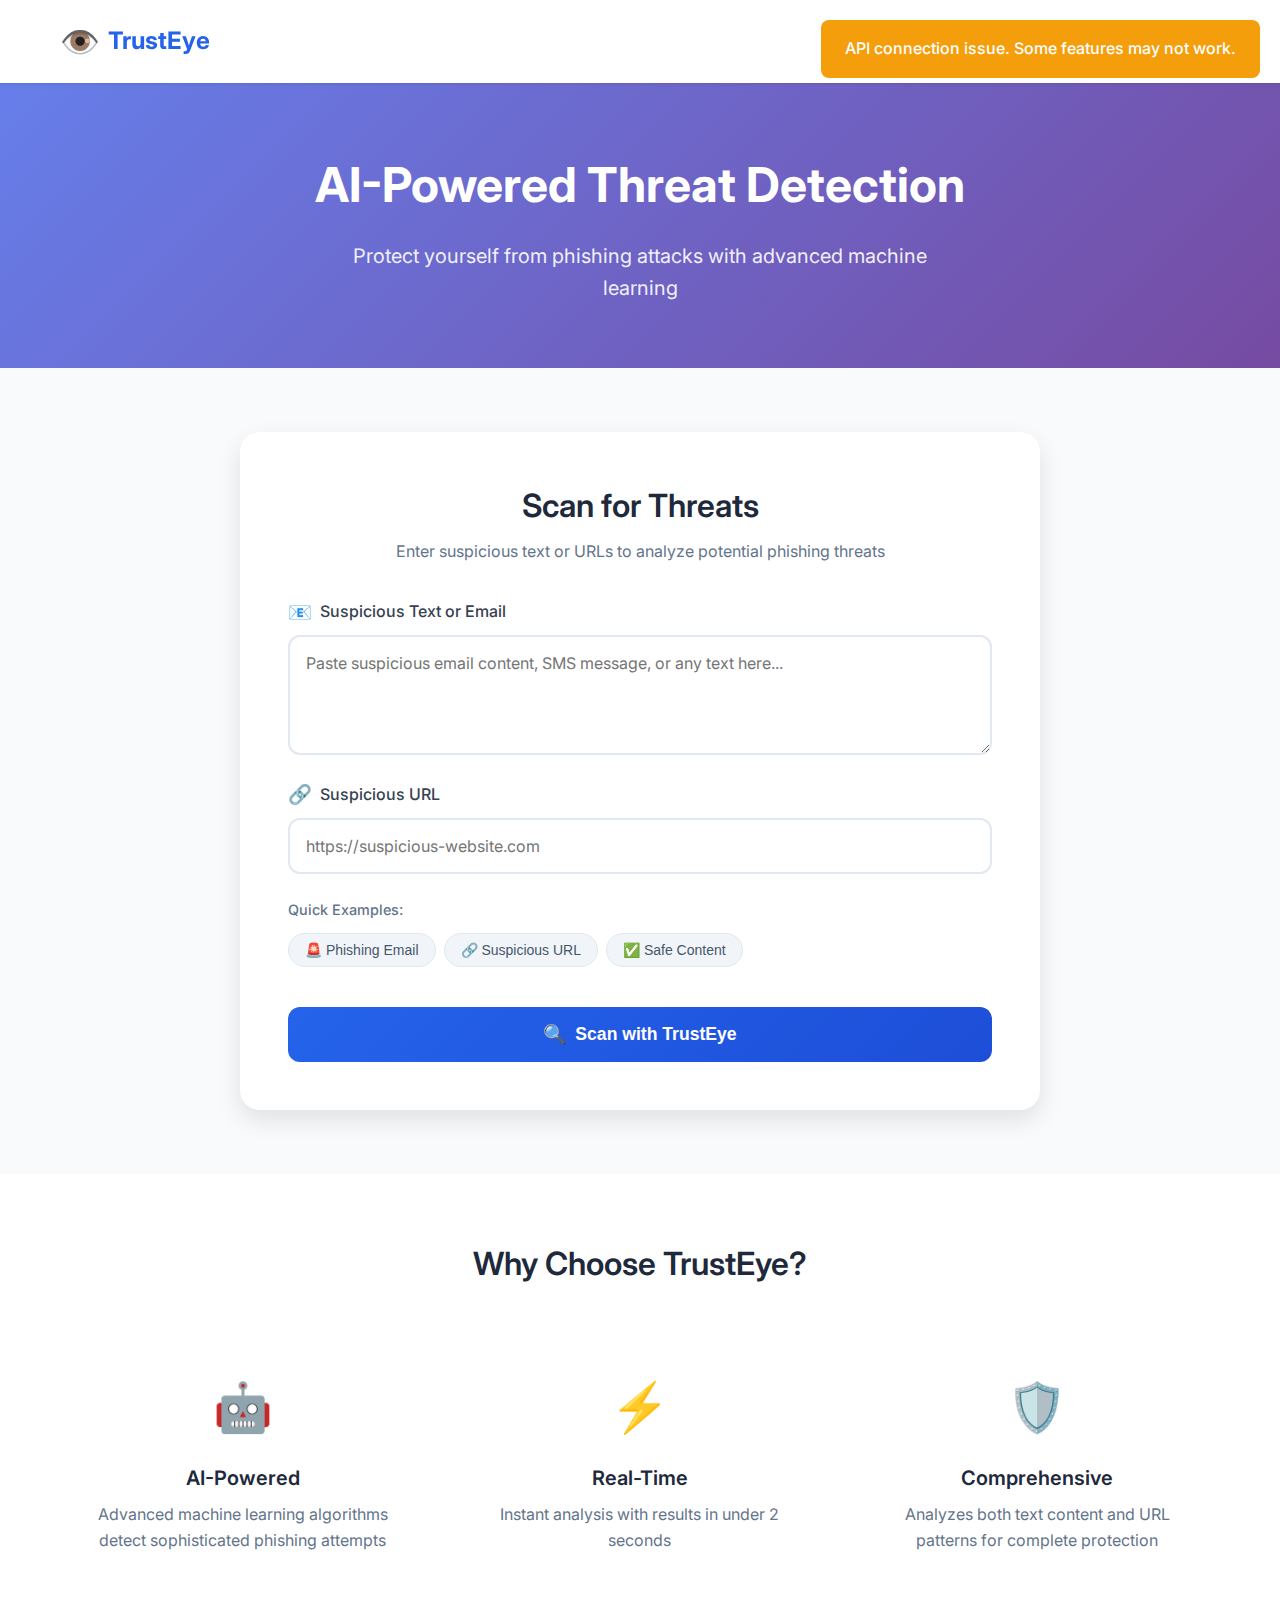
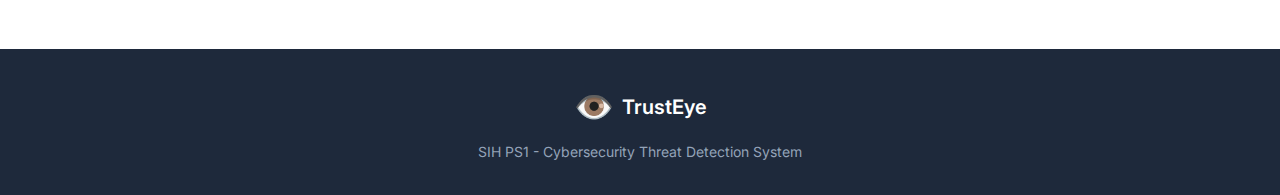
<file: frontend/index.html>
<!DOCTYPE html>
<html lang="en">
<head>
    <meta charset="UTF-8">
    <meta name="viewport" content="width=device-width, initial-scale=1.0">
    <title>TrustEye - AI Threat Detection</title>
    <link rel="stylesheet" href="styles.css">
    <link href="https://fonts.googleapis.com/css2?family=Inter:wght@300;400;500;600;700&display=swap" rel="stylesheet">
</head>
<body>
    <!-- Header -->
    <header class="header">
        <div class="container">
            <div class="logo">
                <span class="logo-icon">👁️</span>
                <span class="logo-text">TrustEye</span>
            </div>
            <nav class="nav">
                <a href="#scan" class="nav-link">Scan</a>
                <a href="#about" class="nav-link">About</a>
                <a href="#api" class="nav-link">API</a>
            </nav>
        </div>
    </header>

    <!-- Hero Section -->
    <section class="hero">
        <div class="container">
            <h1 class="hero-title">AI-Powered Threat Detection</h1>
            <p class="hero-subtitle">Protect yourself from phishing attacks with advanced machine learning</p>
        </div>
    </section>

    <!-- Main Scanner -->
    <section id="scan" class="scanner">
        <div class="container">
            <div class="scanner-card">
                <h2 class="scanner-title">Scan for Threats</h2>
                <p class="scanner-description">Enter suspicious text or URLs to analyze potential phishing threats</p>
                
                <form id="scanForm" class="scan-form">
                    <!-- Text Input -->
                    <div class="input-group">
                        <label for="textInput" class="input-label">
                            <span class="label-icon">📧</span>
                            Suspicious Text or Email
                        </label>
                        <textarea 
                            id="textInput" 
                            class="text-input" 
                            placeholder="Paste suspicious email content, SMS message, or any text here..."
                            rows="4"
                        ></textarea>
                    </div>

                    <!-- URL Input -->
                    <div class="input-group">
                        <label for="urlInput" class="input-label">
                            <span class="label-icon">🔗</span>
                            Suspicious URL
                        </label>
                        <input 
                            type="url" 
                            id="urlInput" 
                            class="url-input" 
                            placeholder="https://suspicious-website.com"
                        >
                    </div>

                    <!-- Quick Examples -->
                    <div class="examples">
                        <span class="examples-label">Quick Examples:</span>
                        <div class="example-buttons">
                            <button type="button" class="example-btn" onclick="loadExample('phishing')">
                                🚨 Phishing Email
                            </button>
                            <button type="button" class="example-btn" onclick="loadExample('suspicious-url')">
                                🔗 Suspicious URL
                            </button>
                            <button type="button" class="example-btn" onclick="loadExample('safe')">
                                ✅ Safe Content
                            </button>
                        </div>
                    </div>

                    <!-- Scan Button -->
                    <button type="submit" class="scan-btn" id="scanBtn">
                        <span class="btn-icon">🔍</span>
                        <span class="btn-text">Scan with TrustEye</span>
                    </button>
                </form>

                <!-- Results Section -->
                <div id="results" class="results hidden">
                    <div class="results-header">
                        <h3 id="resultsTitle" class="results-title"></h3>
                        <div id="riskBadge" class="risk-badge"></div>
                    </div>

                    <!-- Risk Score -->
                    <div class="risk-score">
                        <div class="score-circle">
                            <div id="scoreValue" class="score-value">0%</div>
                            <div class="score-label">Risk Score</div>
                        </div>
                        <div class="score-details">
                            <div class="score-item">
                                <span class="score-item-label">Risk Level:</span>
                                <span id="riskLevel" class="score-item-value">Low</span>
                            </div>
                            <div class="score-item">
                                <span class="score-item-label">Confidence:</span>
                                <span id="confidence" class="score-item-value">85%</span>
                            </div>
                            <div class="score-item">
                                <span class="score-item-label">Analysis Time:</span>
                                <span id="analysisTime" class="score-item-value">0.5s</span>
                            </div>
                        </div>
                    </div>

                    <!-- Threat Indicators -->
                    <div id="threatIndicators" class="threat-indicators">
                        <h4 class="indicators-title">Detected Threats</h4>
                        <div id="indicatorsList" class="indicators-list"></div>
                    </div>

                    <!-- Explanation -->
                    <div class="explanation">
                        <h4 class="explanation-title">Analysis Explanation</h4>
                        <p id="explanationText" class="explanation-text"></p>
                    </div>

                    <!-- Actions -->
                    <div class="actions">
                        <button class="action-btn secondary" onclick="clearResults()">
                            Clear Results
                        </button>
                        <button class="action-btn primary" onclick="scanAnother()">
                            Scan Another
                        </button>
                    </div>
                </div>
            </div>
        </div>
    </section>

    <!-- Features Section -->
    <section class="features">
        <div class="container">
            <h2 class="features-title">Why Choose TrustEye?</h2>
            <div class="features-grid">
                <div class="feature-card">
                    <div class="feature-icon">🤖</div>
                    <h3 class="feature-title">AI-Powered</h3>
                    <p class="feature-description">Advanced machine learning algorithms detect sophisticated phishing attempts</p>
                </div>
                <div class="feature-card">
                    <div class="feature-icon">⚡</div>
                    <h3 class="feature-title">Real-Time</h3>
                    <p class="feature-description">Instant analysis with results in under 2 seconds</p>
                </div>
                <div class="feature-card">
                    <div class="feature-icon">🛡️</div>
                    <h3 class="feature-title">Comprehensive</h3>
                    <p class="feature-description">Analyzes both text content and URL patterns for complete protection</p>
                </div>
            </div>
        </div>
    </section>

    <!-- Footer -->
    <footer class="footer">
        <div class="container">
            <div class="footer-content">
                <div class="footer-brand">
                    <span class="logo-icon">👁️</span>
                    <span class="logo-text">TrustEye</span>
                </div>
                <p class="footer-text">SIH PS1 - Cybersecurity Threat Detection System</p>
            </div>
        </div>
    </footer>

    <script src="script.js"></script>
</body>
</html>
</file>
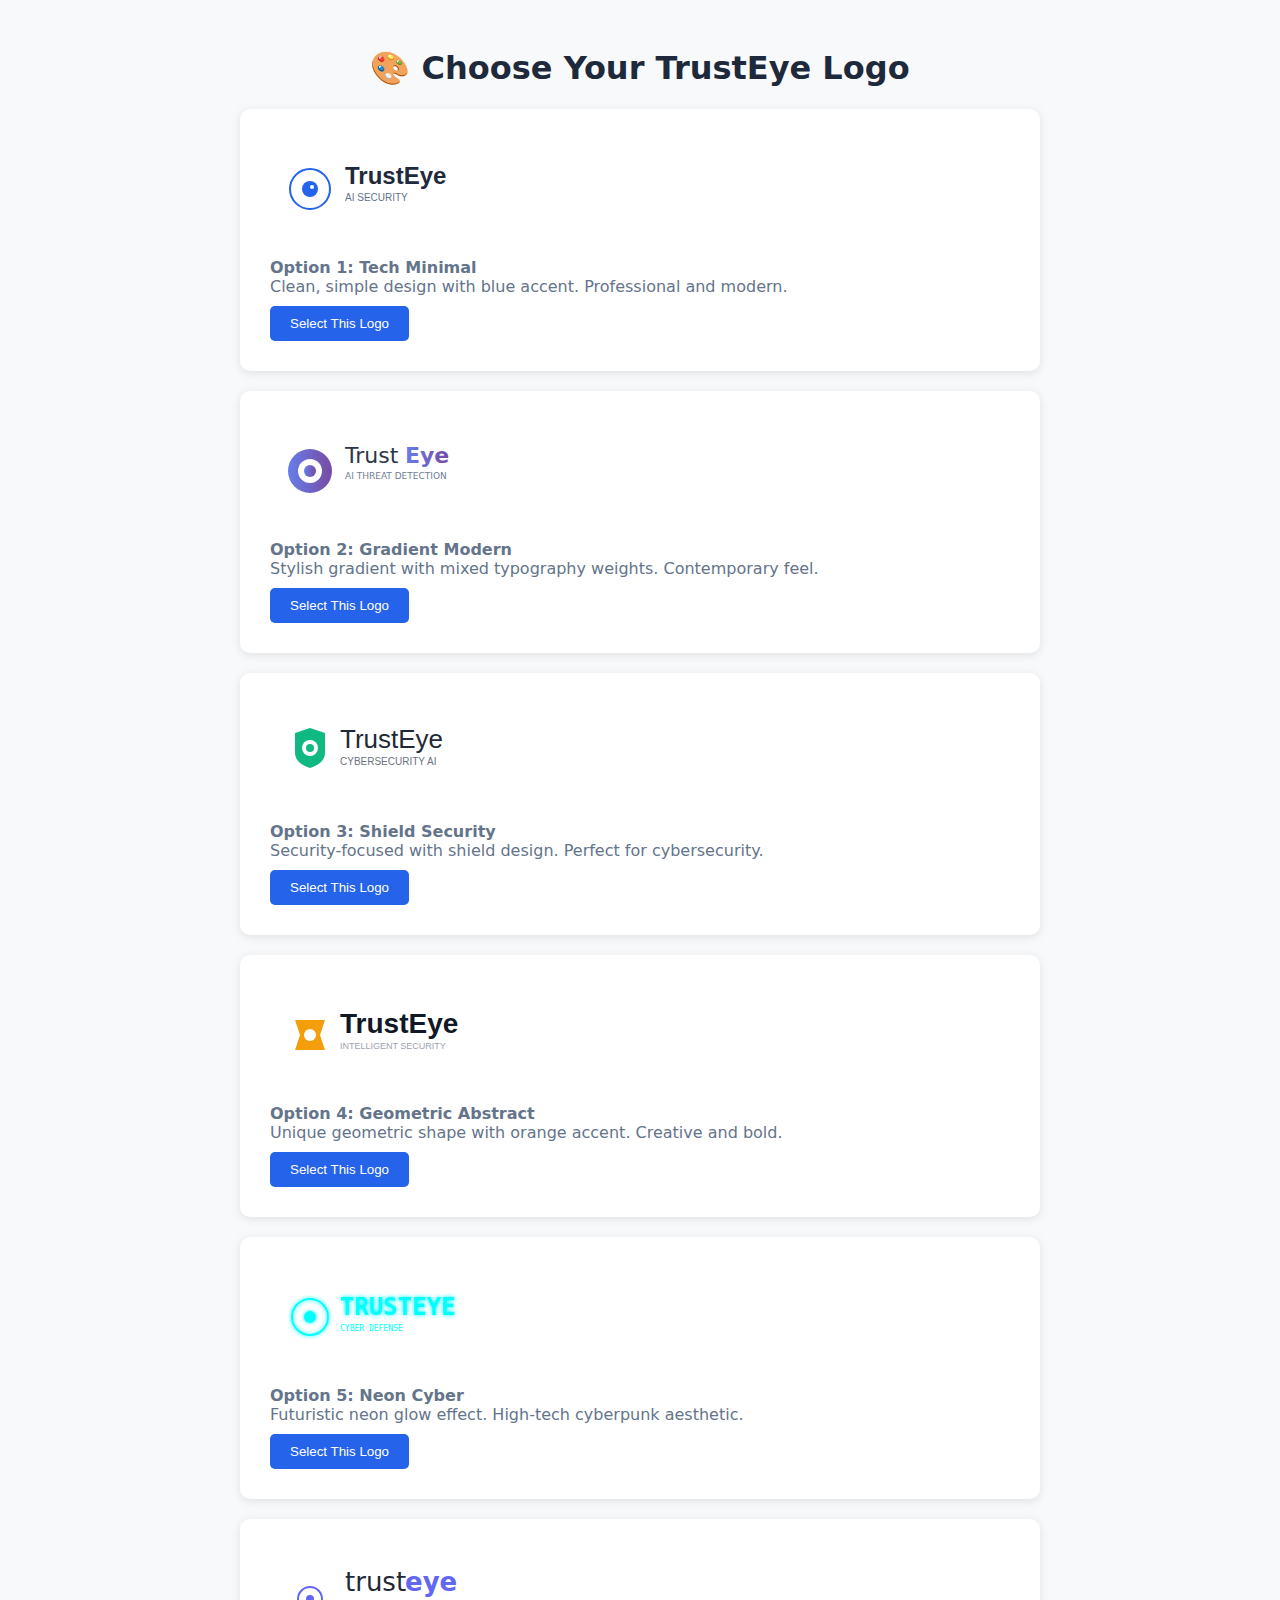
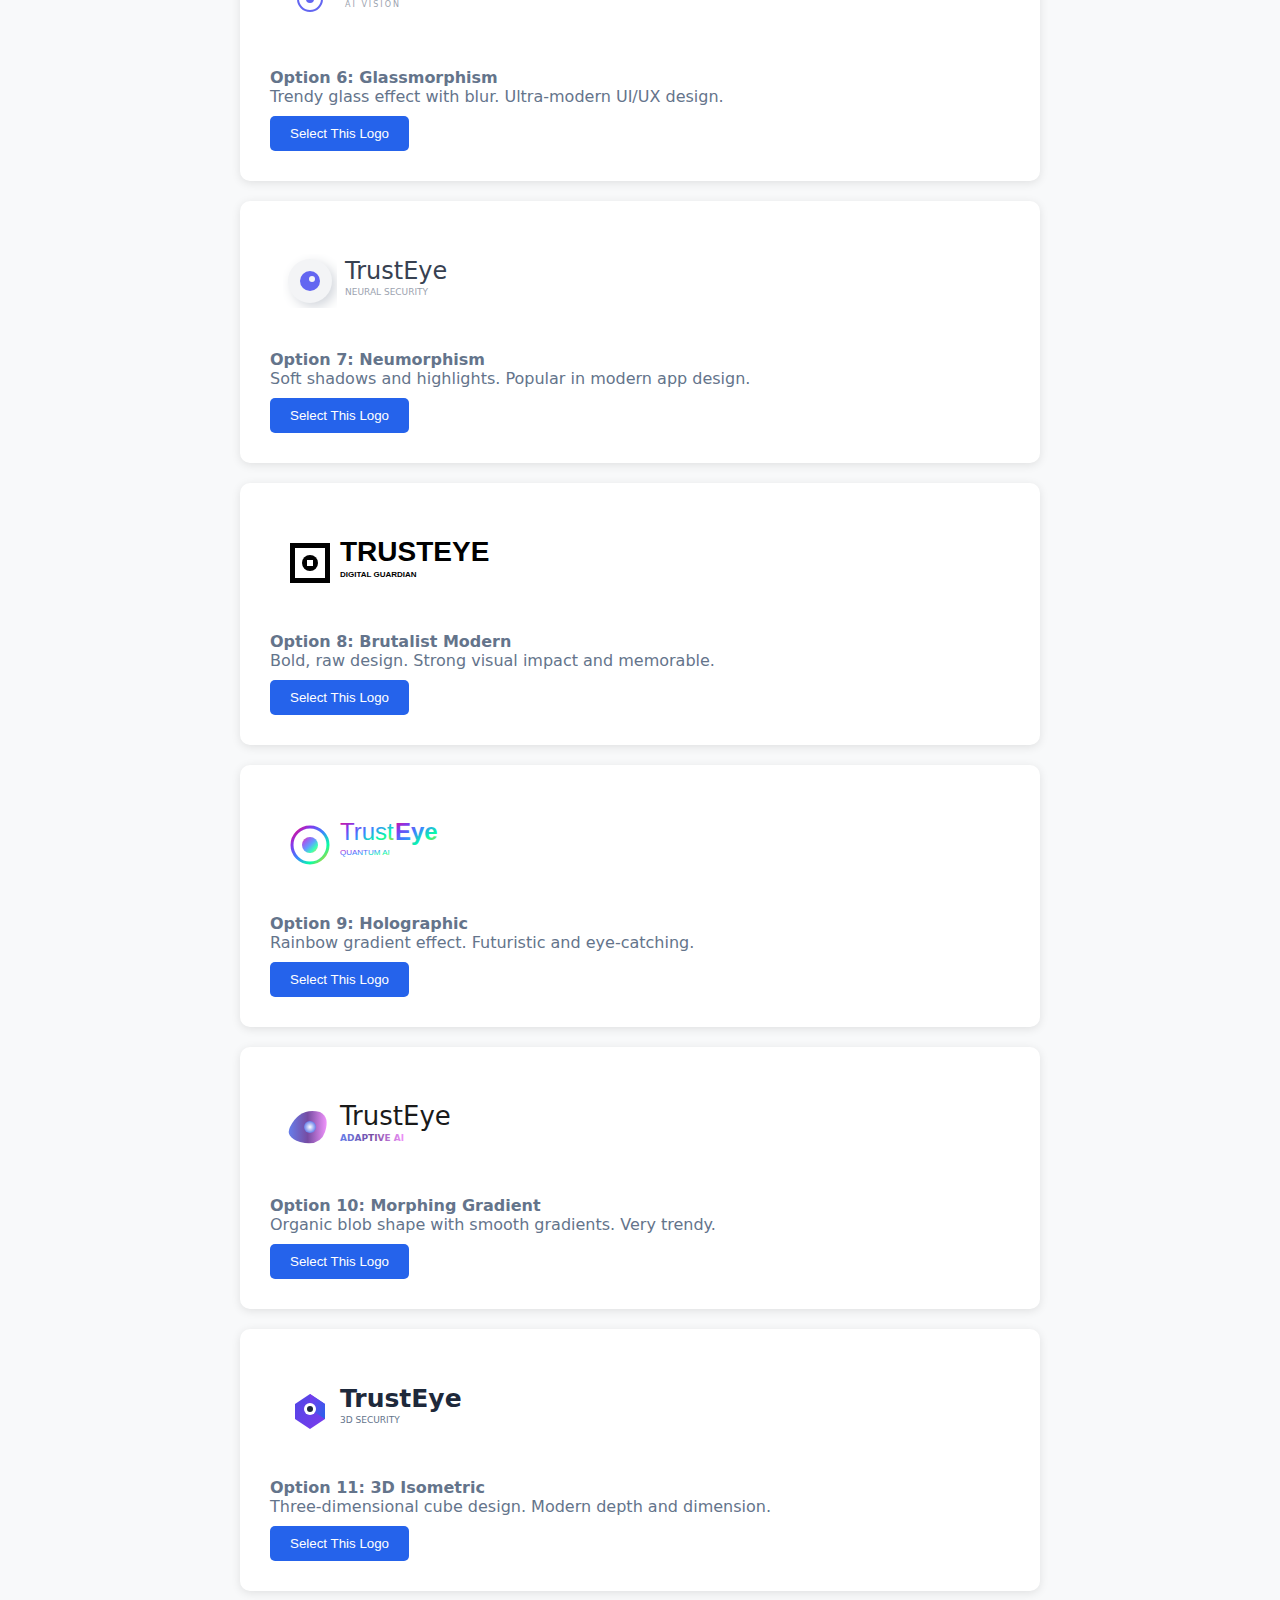
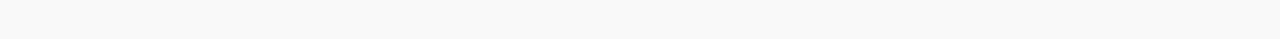
<file: logo_preview.html>
<!DOCTYPE html>
<html lang="en">
<head>
    <meta charset="UTF-8">
    <meta name="viewport" content="width=device-width, initial-scale=1.0">
    <title>TrustEye Logo Options</title>
    <style>
        body { font-family: system-ui, sans-serif; padding: 20px; background: #f8f9fa; }
        .container { max-width: 800px; margin: 0 auto; }
        .logo-option { 
            background: white; 
            padding: 30px; 
            margin: 20px 0; 
            border-radius: 10px; 
            box-shadow: 0 2px 10px rgba(0,0,0,0.1);
            cursor: pointer;
            transition: transform 0.2s;
        }
        .logo-option:hover { transform: translateY(-2px); }
        .logo-option.selected { border: 3px solid #2563eb; }
        h1 { text-align: center; color: #1e293b; }
        .description { margin-top: 15px; color: #64748b; }
        .select-btn { 
            background: #2563eb; 
            color: white; 
            border: none; 
            padding: 10px 20px; 
            border-radius: 5px; 
            cursor: pointer; 
            margin-top: 10px;
        }
    </style>
</head>
<body>
    <div class="container">
        <h1>🎨 Choose Your TrustEye Logo</h1>
        
        <div class="logo-option" onclick="selectLogo(1)">
            <img src="logo_option1.svg" alt="Option 1" style="width: 250px; height: 100px;">
            <div class="description">
                <strong>Option 1: Tech Minimal</strong><br>
                Clean, simple design with blue accent. Professional and modern.
            </div>
            <button class="select-btn" onclick="applyLogo(1)">Select This Logo</button>
        </div>
        
        <div class="logo-option" onclick="selectLogo(2)">
            <img src="logo_option2.svg" alt="Option 2" style="width: 250px; height: 100px;">
            <div class="description">
                <strong>Option 2: Gradient Modern</strong><br>
                Stylish gradient with mixed typography weights. Contemporary feel.
            </div>
            <button class="select-btn" onclick="applyLogo(2)">Select This Logo</button>
        </div>
        
        <div class="logo-option" onclick="selectLogo(3)">
            <img src="logo_option3.svg" alt="Option 3" style="width: 250px; height: 100px;">
            <div class="description">
                <strong>Option 3: Shield Security</strong><br>
                Security-focused with shield design. Perfect for cybersecurity.
            </div>
            <button class="select-btn" onclick="applyLogo(3)">Select This Logo</button>
        </div>
        
        <div class="logo-option" onclick="selectLogo(4)">
            <img src="logo_option4.svg" alt="Option 4" style="width: 250px; height: 100px;">
            <div class="description">
                <strong>Option 4: Geometric Abstract</strong><br>
                Unique geometric shape with orange accent. Creative and bold.
            </div>
            <button class="select-btn" onclick="applyLogo(4)">Select This Logo</button>
        </div>
        
        <div class="logo-option" onclick="selectLogo(5)">
            <img src="logo_option5.svg" alt="Option 5" style="width: 250px; height: 100px;">
            <div class="description">
                <strong>Option 5: Neon Cyber</strong><br>
                Futuristic neon glow effect. High-tech cyberpunk aesthetic.
            </div>
            <button class="select-btn" onclick="applyLogo(5)">Select This Logo</button>
        </div>
        
        <div class="logo-option" onclick="selectLogo(6)">
            <img src="logo_option6.svg" alt="Option 6" style="width: 250px; height: 100px;">
            <div class="description">
                <strong>Option 6: Glassmorphism</strong><br>
                Trendy glass effect with blur. Ultra-modern UI/UX design.
            </div>
            <button class="select-btn" onclick="applyLogo(6)">Select This Logo</button>
        </div>
        
        <div class="logo-option" onclick="selectLogo(7)">
            <img src="logo_option7.svg" alt="Option 7" style="width: 250px; height: 100px;">
            <div class="description">
                <strong>Option 7: Neumorphism</strong><br>
                Soft shadows and highlights. Popular in modern app design.
            </div>
            <button class="select-btn" onclick="applyLogo(7)">Select This Logo</button>
        </div>
        
        <div class="logo-option" onclick="selectLogo(8)">
            <img src="logo_option8.svg" alt="Option 8" style="width: 250px; height: 100px;">
            <div class="description">
                <strong>Option 8: Brutalist Modern</strong><br>
                Bold, raw design. Strong visual impact and memorable.
            </div>
            <button class="select-btn" onclick="applyLogo(8)">Select This Logo</button>
        </div>
        
        <div class="logo-option" onclick="selectLogo(9)">
            <img src="logo_option9.svg" alt="Option 9" style="width: 250px; height: 100px;">
            <div class="description">
                <strong>Option 9: Holographic</strong><br>
                Rainbow gradient effect. Futuristic and eye-catching.
            </div>
            <button class="select-btn" onclick="applyLogo(9)">Select This Logo</button>
        </div>
        
        <div class="logo-option" onclick="selectLogo(10)">
            <img src="logo_option10.svg" alt="Option 10" style="width: 250px; height: 100px;">
            <div class="description">
                <strong>Option 10: Morphing Gradient</strong><br>
                Organic blob shape with smooth gradients. Very trendy.
            </div>
            <button class="select-btn" onclick="applyLogo(10)">Select This Logo</button>
        </div>
        
        <div class="logo-option" onclick="selectLogo(11)">
            <img src="logo_option11.svg" alt="Option 11" style="width: 250px; height: 100px;">
            <div class="description">
                <strong>Option 11: 3D Isometric</strong><br>
                Three-dimensional cube design. Modern depth and dimension.
            </div>
            <button class="select-btn" onclick="applyLogo(11)">Select This Logo</button>
        </div>
    </div>
    
    <script>
        function selectLogo(option) {
            document.querySelectorAll('.logo-option').forEach(el => el.classList.remove('selected'));
            event.currentTarget.classList.add('selected');
        }
        
        function applyLogo(option) {
            alert(`Logo Option ${option} will be applied to TrustEye!`);
            // This would copy the selected logo to trusteye_logo.svg
        }
    </script>
</body>
</html>
</file>
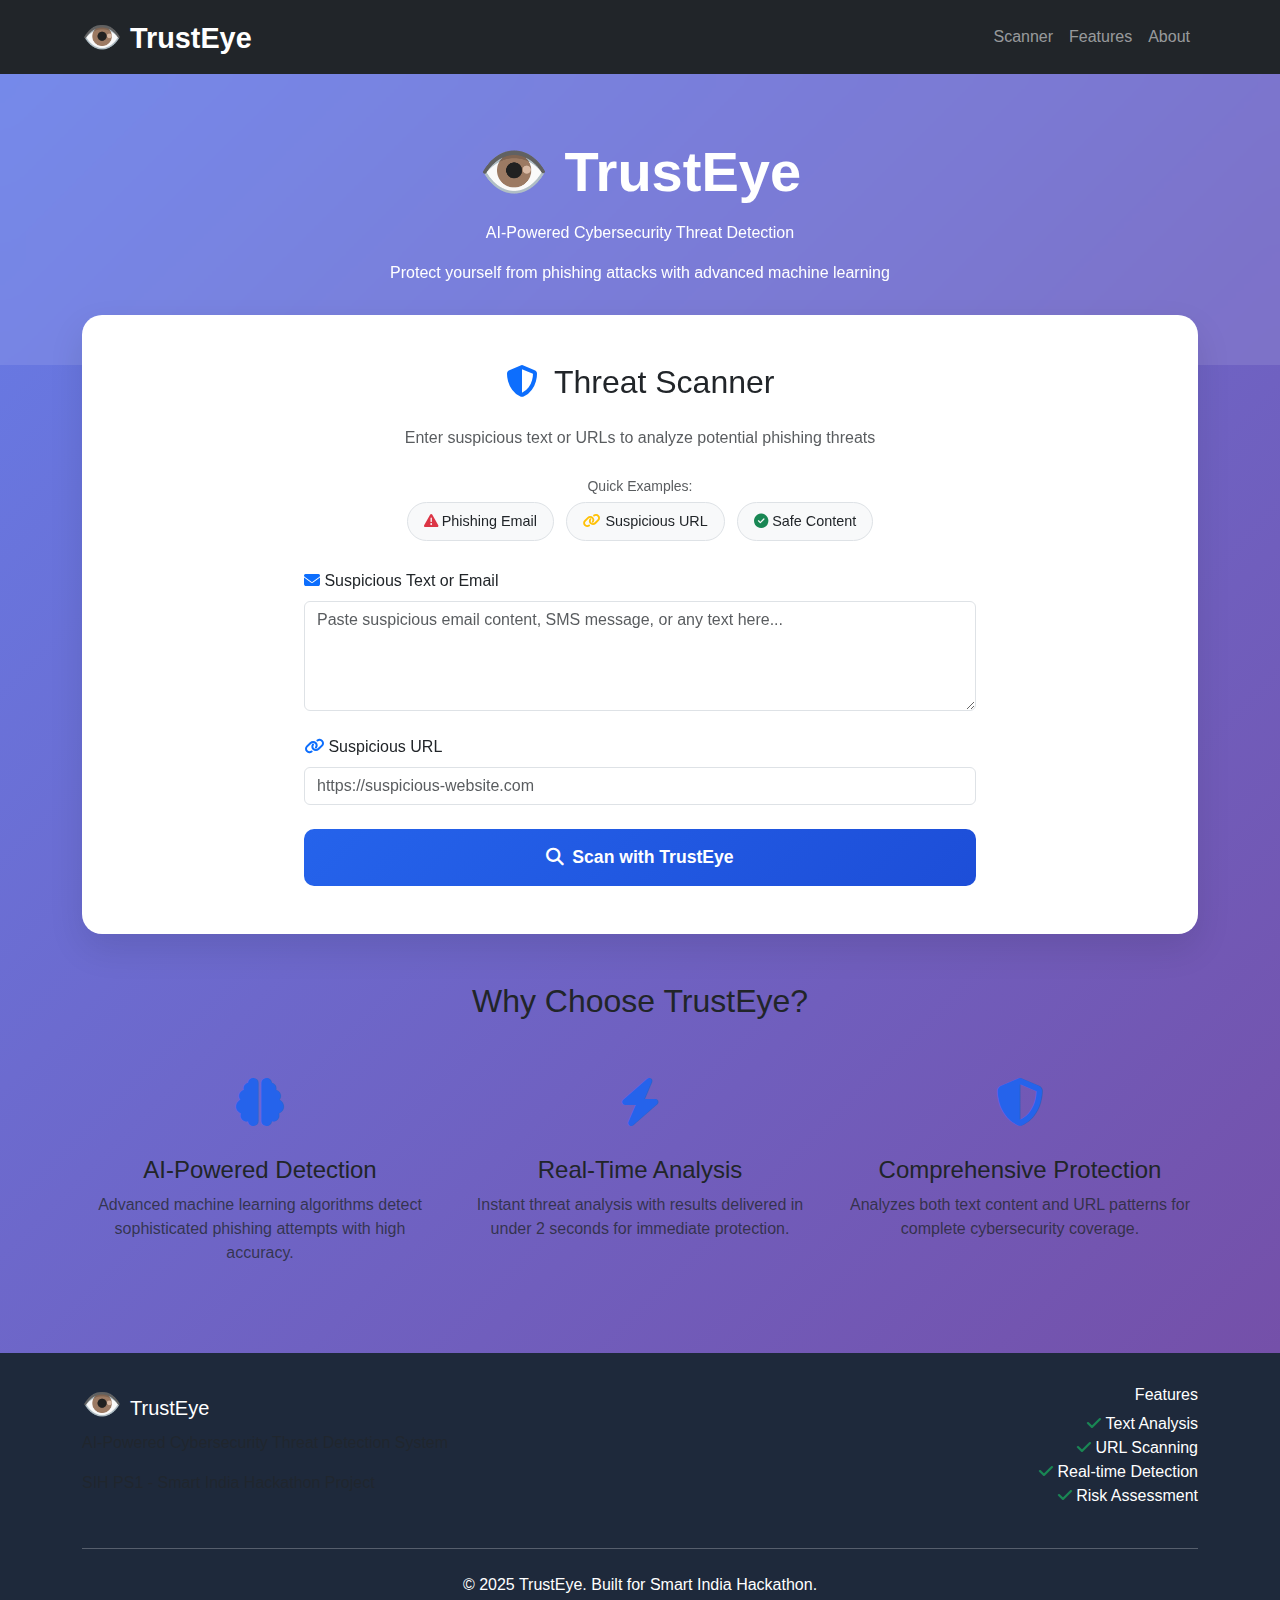
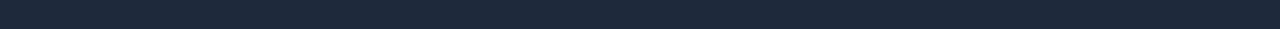
<file: trusteye.html>
<!DOCTYPE html>
<html lang="en">
<head>
    <meta charset="UTF-8">
    <meta name="viewport" content="width=device-width, initial-scale=1.0">
    <title>TrustEye - AI Threat Detection</title>
    <link href="https://cdn.jsdelivr.net/npm/bootstrap@5.3.0/dist/css/bootstrap.min.css" rel="stylesheet">
    <link href="https://cdnjs.cloudflare.com/ajax/libs/font-awesome/6.4.0/css/all.min.css" rel="stylesheet">
    <style>
        body {
            font-family: 'Segoe UI', Tahoma, Geneva, Verdana, sans-serif;
            background: linear-gradient(135deg, #667eea 0%, #764ba2 100%);
            min-height: 100vh;
        }
        
        .navbar-brand {
            font-size: 1.8rem;
            font-weight: bold;
        }
        
        .logo-icon {
            font-size: 2rem;
            margin-right: 0.5rem;
        }
        
        .hero-section {
            background: rgba(255, 255, 255, 0.1);
            backdrop-filter: blur(10px);
            color: white;
            padding: 4rem 0;
            text-align: center;
        }
        
        .hero-title {
            font-size: 3.5rem;
            font-weight: bold;
            margin-bottom: 1rem;
        }
        
        .main-card {
            background: white;
            border-radius: 20px;
            box-shadow: 0 15px 35px rgba(0, 0, 0, 0.1);
            margin-top: -50px;
            position: relative;
            z-index: 10;
        }
        
        .scan-btn {
            background: linear-gradient(135deg, #2563eb, #1d4ed8);
            border: none;
            padding: 15px 30px;
            font-size: 1.1rem;
            font-weight: 600;
            border-radius: 10px;
            transition: all 0.3s ease;
        }
        
        .scan-btn:hover {
            transform: translateY(-2px);
            box-shadow: 0 10px 25px rgba(37, 99, 235, 0.3);
        }
        
        .risk-indicator {
            border-radius: 15px;
            padding: 1.5rem;
            margin: 1rem 0;
            text-align: center;
        }
        
        .risk-critical {
            background: linear-gradient(135deg, #fee2e2, #fecaca);
            border: 2px solid #dc2626;
            color: #dc2626;
        }
        
        .risk-high {
            background: linear-gradient(135deg, #fef3c7, #fed7aa);
            border: 2px solid #ef4444;
            color: #ef4444;
        }
        
        .risk-medium {
            background: linear-gradient(135deg, #fff7ed, #fef3c7);
            border: 2px solid #f59e0b;
            color: #f59e0b;
        }
        
        .risk-low {
            background: linear-gradient(135deg, #dcfce7, #bbf7d0);
            border: 2px solid #10b981;
            color: #10b981;
        }
        
        .risk-score {
            font-size: 3rem;
            font-weight: bold;
            margin-bottom: 0.5rem;
        }
        
        .risk-level {
            font-size: 1.5rem;
            font-weight: 600;
            text-transform: uppercase;
            letter-spacing: 1px;
        }
        
        .threat-badge {
            background: #f59e0b;
            color: white;
            padding: 0.5rem 1rem;
            border-radius: 20px;
            margin: 0.25rem;
            display: inline-block;
            font-size: 0.9rem;
            font-weight: 500;
        }
        
        .stats-card {
            background: white;
            border-radius: 10px;
            padding: 1.5rem;
            text-align: center;
            box-shadow: 0 5px 15px rgba(0, 0, 0, 0.1);
            margin-bottom: 1rem;
        }
        
        .stat-value {
            font-size: 2rem;
            font-weight: bold;
            color: #2563eb;
        }
        
        .feature-icon {
            font-size: 3rem;
            color: #2563eb;
            margin-bottom: 1rem;
        }
        
        .footer {
            background: #1e293b;
            color: white;
            padding: 2rem 0;
            margin-top: 3rem;
        }
        
        .example-btn {
            background: #f8f9fa;
            border: 1px solid #dee2e6;
            border-radius: 20px;
            padding: 0.5rem 1rem;
            margin: 0.25rem;
            font-size: 0.9rem;
            transition: all 0.3s ease;
        }
        
        .example-btn:hover {
            background: #2563eb;
            color: white;
            border-color: #2563eb;
        }
    </style>
</head>
<body>
    <!-- Navigation -->
    <nav class="navbar navbar-expand-lg navbar-dark bg-dark">
        <div class="container">
            <a class="navbar-brand" href="#">
                <span class="logo-icon">👁️</span>TrustEye
            </a>
            <button class="navbar-toggler" type="button" data-bs-toggle="collapse" data-bs-target="#navbarNav">
                <span class="navbar-toggler-icon"></span>
            </button>
            <div class="collapse navbar-collapse" id="navbarNav">
                <ul class="navbar-nav ms-auto">
                    <li class="nav-item">
                        <a class="nav-link" href="#scanner">Scanner</a>
                    </li>
                    <li class="nav-item">
                        <a class="nav-link" href="#features">Features</a>
                    </li>
                    <li class="nav-item">
                        <a class="nav-link" href="#about">About</a>
                    </li>
                </ul>
            </div>
        </div>
    </nav>

    <!-- Hero Section -->
    <section class="hero-section">
        <div class="container">
            <h1 class="hero-title">👁️ TrustEye</h1>
            <p class="hero-subtitle">AI-Powered Cybersecurity Threat Detection</p>
            <p class="mt-3">Protect yourself from phishing attacks with advanced machine learning</p>
        </div>
    </section>

    <!-- Main Scanner -->
    <section id="scanner" class="container">
        <div class="main-card p-5">
            <div class="row">
                <div class="col-lg-8 mx-auto">
                    <h2 class="text-center mb-4">
                        <i class="fas fa-shield-alt text-primary me-2"></i>
                        Threat Scanner
                    </h2>
                    <p class="text-center text-muted mb-4">
                        Enter suspicious text or URLs to analyze potential phishing threats
                    </p>

                    <!-- Quick Examples -->
                    <div class="text-center mb-4">
                        <small class="text-muted">Quick Examples:</small><br>
                        <button type="button" class="btn example-btn" onclick="loadExample('phishing')">
                            <i class="fas fa-exclamation-triangle text-danger"></i> Phishing Email
                        </button>
                        <button type="button" class="btn example-btn" onclick="loadExample('url')">
                            <i class="fas fa-link text-warning"></i> Suspicious URL
                        </button>
                        <button type="button" class="btn example-btn" onclick="loadExample('safe')">
                            <i class="fas fa-check-circle text-success"></i> Safe Content
                        </button>
                    </div>

                    <form id="scanForm">
                        <div class="mb-4">
                            <label for="textInput" class="form-label">
                                <i class="fas fa-envelope text-primary"></i> Suspicious Text or Email
                            </label>
                            <textarea class="form-control" id="textInput" rows="4" 
                                placeholder="Paste suspicious email content, SMS message, or any text here..."></textarea>
                        </div>

                        <div class="mb-4">
                            <label for="urlInput" class="form-label">
                                <i class="fas fa-link text-primary"></i> Suspicious URL
                            </label>
                            <input type="url" class="form-control" id="urlInput" 
                                placeholder="https://suspicious-website.com">
                        </div>

                        <div class="d-grid">
                            <button type="submit" class="btn btn-primary scan-btn">
                                <i class="fas fa-search me-2"></i>Scan with TrustEye
                            </button>
                        </div>
                    </form>

                    <!-- Results Section -->
                    <div id="results" class="mt-4" style="display: none;">
                        <div id="riskIndicator" class="risk-indicator">
                            <div id="riskScore" class="risk-score">0%</div>
                            <div id="riskLevel" class="risk-level">Safe</div>
                            <div class="mt-3">
                                <small><i class="fas fa-clock"></i> Analysis completed</small>
                            </div>
                        </div>

                        <div class="row mt-4">
                            <div class="col-md-4">
                                <div class="stats-card">
                                    <div id="confidenceValue" class="stat-value">85%</div>
                                    <div class="text-muted">Confidence</div>
                                </div>
                            </div>
                            <div class="col-md-4">
                                <div class="stats-card">
                                    <div id="threatCount" class="stat-value">0</div>
                                    <div class="text-muted">Threats Found</div>
                                </div>
                            </div>
                            <div class="col-md-4">
                                <div class="stats-card">
                                    <div class="stat-value"><i class="fas fa-robot"></i></div>
                                    <div class="text-muted">AI Analysis</div>
                                </div>
                            </div>
                        </div>

                        <div id="threatsSection" class="mt-4">
                            <h5><i class="fas fa-exclamation-triangle text-warning"></i> Detected Threats:</h5>
                            <div id="threatsList"></div>
                        </div>

                        <div class="text-center mt-4">
                            <button class="btn btn-outline-secondary me-2" onclick="clearResults()">
                                <i class="fas fa-trash"></i> Clear
                            </button>
                            <button class="btn btn-primary" onclick="scanAnother()">
                                <i class="fas fa-redo"></i> Scan Another
                            </button>
                        </div>
                    </div>
                </div>
            </div>
        </div>
    </section>

    <!-- Features Section -->
    <section id="features" class="container mt-5">
        <h2 class="text-center mb-5">Why Choose TrustEye?</h2>
        <div class="row">
            <div class="col-md-4 text-center mb-4">
                <div class="feature-icon">
                    <i class="fas fa-brain"></i>
                </div>
                <h4>AI-Powered Detection</h4>
                <p class="text-muted">Advanced machine learning algorithms detect sophisticated phishing attempts with high accuracy.</p>
            </div>
            <div class="col-md-4 text-center mb-4">
                <div class="feature-icon">
                    <i class="fas fa-bolt"></i>
                </div>
                <h4>Real-Time Analysis</h4>
                <p class="text-muted">Instant threat analysis with results delivered in under 2 seconds for immediate protection.</p>
            </div>
            <div class="col-md-4 text-center mb-4">
                <div class="feature-icon">
                    <i class="fas fa-shield-alt"></i>
                </div>
                <h4>Comprehensive Protection</h4>
                <p class="text-muted">Analyzes both text content and URL patterns for complete cybersecurity coverage.</p>
            </div>
        </div>
    </section>

    <!-- Footer -->
    <footer class="footer">
        <div class="container">
            <div class="row">
                <div class="col-md-6">
                    <h5>
                        <span class="logo-icon">👁️</span>TrustEye
                    </h5>
                    <p class="text-muted">AI-Powered Cybersecurity Threat Detection System</p>
                    <p class="text-muted">SIH PS1 - Smart India Hackathon Project</p>
                </div>
                <div class="col-md-6 text-md-end">
                    <h6>Features</h6>
                    <ul class="list-unstyled">
                        <li><i class="fas fa-check text-success"></i> Text Analysis</li>
                        <li><i class="fas fa-check text-success"></i> URL Scanning</li>
                        <li><i class="fas fa-check text-success"></i> Real-time Detection</li>
                        <li><i class="fas fa-check text-success"></i> Risk Assessment</li>
                    </ul>
                </div>
            </div>
            <hr class="my-4">
            <div class="text-center">
                <p class="mb-0">&copy; 2025 TrustEye. Built for Smart India Hackathon.</p>
            </div>
        </div>
    </footer>

    <script src="https://cdn.jsdelivr.net/npm/bootstrap@5.3.0/dist/js/bootstrap.bundle.min.js"></script>
    <script>
        // Client-side threat analysis (no server needed)
        function analyzeThreat(text = "", url = "") {
            let riskScore = 0.0;
            let threats = [];
            
            if (text) {
                const textLower = text.toLowerCase();
                const keywords = ['urgent', 'click here', 'verify', 'suspended', 'winner', 'congratulations', 'act now', 'expires', 'claim', 'free money', 'lottery'];
                const found = keywords.filter(kw => textLower.includes(kw));
                if (found.length > 0) {
                    riskScore += found.length * 0.15;
                    threats.push(...found);
                }
            }
            
            if (url) {
                if (/\d+\.\d+\.\d+\.\d+/.test(url)) {
                    riskScore += 0.4;
                    threats.push('IP address detected');
                }
                if (['bit.ly', 'tinyurl', 'goo.gl'].some(domain => url.toLowerCase().includes(domain))) {
                    riskScore += 0.3;
                    threats.push('URL shortener detected');
                }
                if (['secure', 'verify', 'update', 'login'].some(word => url.toLowerCase().includes(word))) {
                    riskScore += 0.2;
                    threats.push('Suspicious URL keywords');
                }
            }
            
            riskScore = Math.min(0.95, riskScore);
            
            return {
                combined_score: riskScore,
                risk_level: riskScore > 0.8 ? 'Critical' : riskScore > 0.6 ? 'High' : riskScore > 0.3 ? 'Medium' : 'Low',
                is_threat: riskScore > 0.5,
                confidence: 0.85,
                threat_indicators: threats
            };
        }

        const examples = {
            'phishing': {
                text: 'URGENT SECURITY ALERT! Your account will be suspended in 24 hours due to suspicious activity. Click here immediately to verify your identity and avoid account closure.',
                url: 'http://secure-bank-verify.fake-domain.com/urgent-login'
            },
            'url': {
                text: '',
                url: 'http://192.168.1.100/urgent-verify/login.php'
            },
            'safe': {
                text: 'Thank you for your recent purchase from Amazon. Your order has been shipped and will arrive within 2-3 business days.',
                url: 'https://amazon.com/your-orders'
            }
        };

        function loadExample(type) {
            const example = examples[type];
            document.getElementById('textInput').value = example.text;
            document.getElementById('urlInput').value = example.url;
        }

        document.getElementById('scanForm').addEventListener('submit', async (e) => {
            e.preventDefault();
            
            const text = document.getElementById('textInput').value.trim();
            const url = document.getElementById('urlInput').value.trim();
            
            if (!text && !url) {
                alert('Please enter text or URL to analyze');
                return;
            }
            
            const scanBtn = document.querySelector('.scan-btn');
            scanBtn.innerHTML = '<i class="fas fa-spinner fa-spin me-2"></i>Analyzing...';
            scanBtn.disabled = true;
            
            // Simulate processing time
            setTimeout(() => {
                const result = analyzeThreat(text, url);
                displayResults(result);
                
                scanBtn.innerHTML = '<i class="fas fa-search me-2"></i>Scan with TrustEye';
                scanBtn.disabled = false;
            }, 1500);
        });
        
        function displayResults(result) {
            const results = document.getElementById('results');
            const riskScore = Math.round(result.combined_score * 100);
            const riskLevel = result.risk_level.toLowerCase();
            
            // Update risk indicator
            const riskIndicator = document.getElementById('riskIndicator');
            riskIndicator.className = `risk-indicator risk-${riskLevel}`;
            
            document.getElementById('riskScore').textContent = riskScore + '%';
            document.getElementById('riskLevel').textContent = result.risk_level;
            
            // Update stats
            document.getElementById('confidenceValue').textContent = Math.round(result.confidence * 100) + '%';
            document.getElementById('threatCount').textContent = result.threat_indicators.length;
            
            // Update threats
            const threatsList = document.getElementById('threatsList');
            if (result.threat_indicators.length > 0) {
                threatsList.innerHTML = result.threat_indicators.map(threat => 
                    `<span class="threat-badge">${threat}</span>`
                ).join('');
                document.getElementById('threatsSection').style.display = 'block';
            } else {
                document.getElementById('threatsSection').style.display = 'none';
            }
            
            results.style.display = 'block';
            results.scrollIntoView({ behavior: 'smooth' });
        }
        
        function clearResults() {
            document.getElementById('results').style.display = 'none';
        }
        
        function scanAnother() {
            document.getElementById('textInput').value = '';
            document.getElementById('urlInput').value = '';
            clearResults();
        }
    </script>
</body>
</html>
</file>
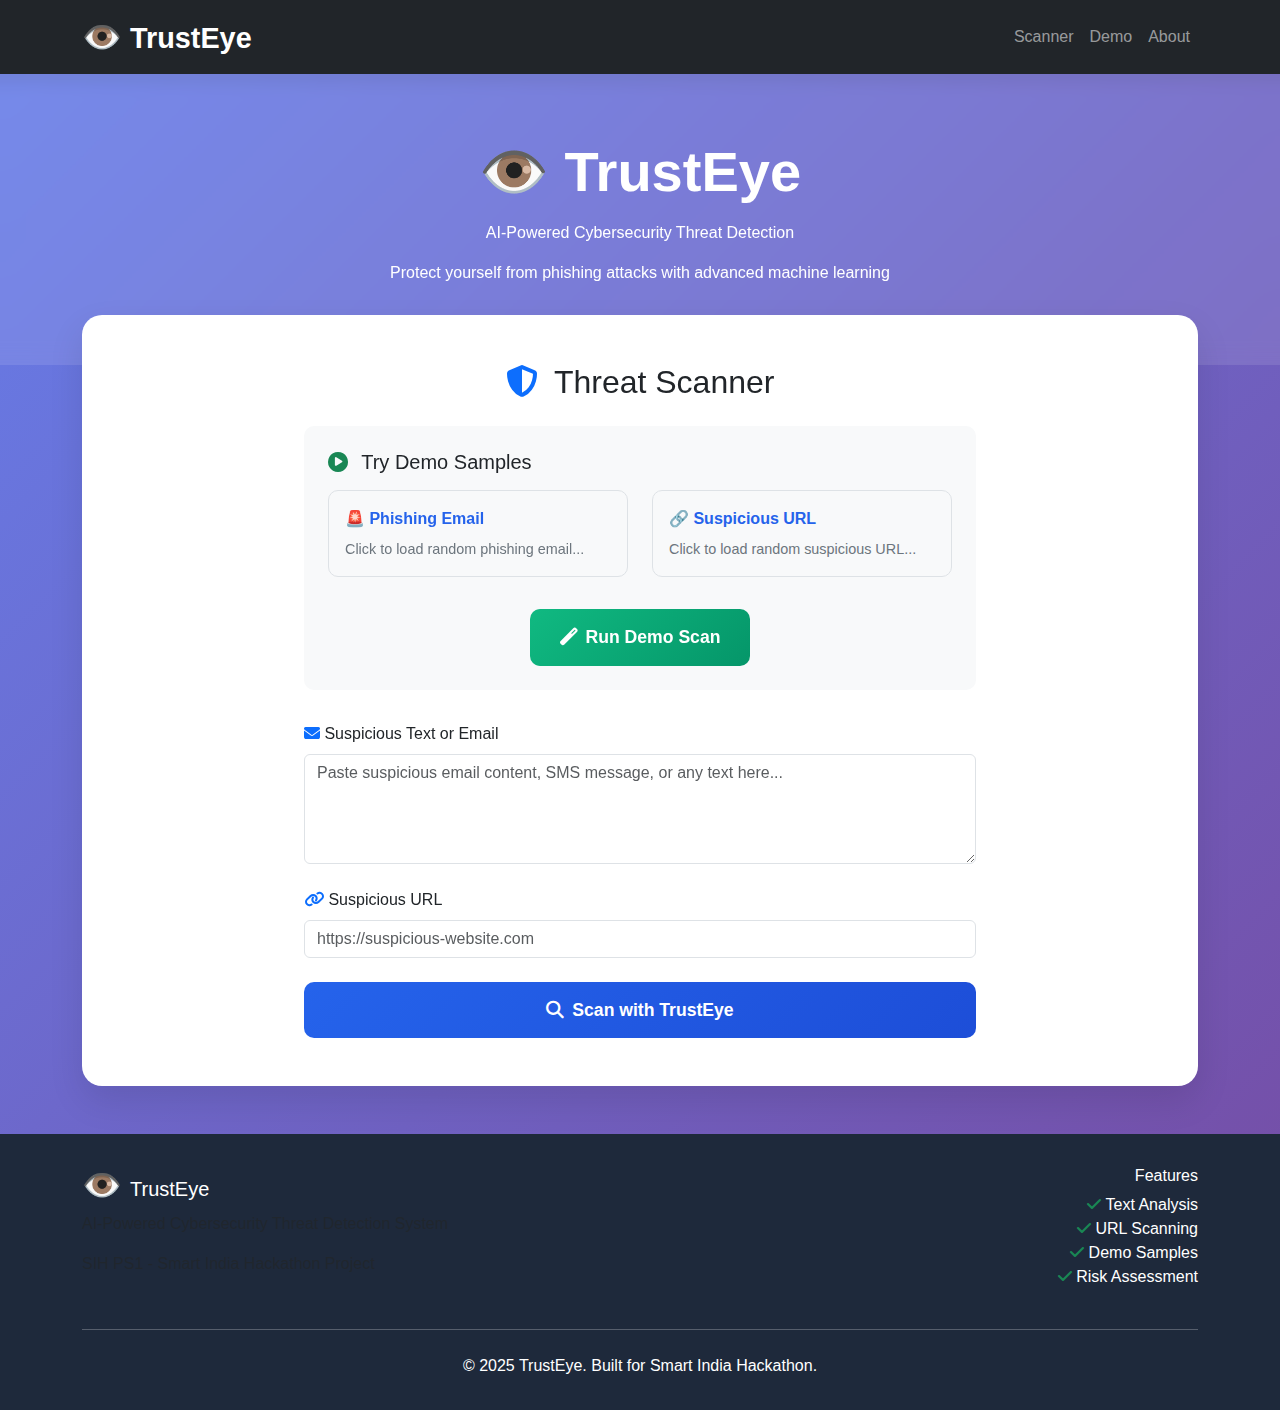
<file: trusteye_demo.html>
<!DOCTYPE html>
<html lang="en">
<head>
    <meta charset="UTF-8">
    <meta name="viewport" content="width=device-width, initial-scale=1.0">
    <title>TrustEye - AI Threat Detection</title>
    <link href="https://cdn.jsdelivr.net/npm/bootstrap@5.3.0/dist/css/bootstrap.min.css" rel="stylesheet">
    <link href="https://cdnjs.cloudflare.com/ajax/libs/font-awesome/6.4.0/css/all.min.css" rel="stylesheet">
    <style>
        body {
            font-family: 'Segoe UI', Tahoma, Geneva, Verdana, sans-serif;
            background: linear-gradient(135deg, #667eea 0%, #764ba2 100%);
            min-height: 100vh;
        }
        
        .navbar-brand {
            font-size: 1.8rem;
            font-weight: bold;
        }
        
        .logo-icon {
            font-size: 2rem;
            margin-right: 0.5rem;
        }
        
        .hero-section {
            background: rgba(255, 255, 255, 0.1);
            backdrop-filter: blur(10px);
            color: white;
            padding: 4rem 0;
            text-align: center;
        }
        
        .hero-title {
            font-size: 3.5rem;
            font-weight: bold;
            margin-bottom: 1rem;
        }
        
        .main-card {
            background: white;
            border-radius: 20px;
            box-shadow: 0 15px 35px rgba(0, 0, 0, 0.1);
            margin-top: -50px;
            position: relative;
            z-index: 10;
        }
        
        .scan-btn, .demo-btn {
            border: none;
            padding: 15px 30px;
            font-size: 1.1rem;
            font-weight: 600;
            border-radius: 10px;
            transition: all 0.3s ease;
        }
        
        .scan-btn {
            background: linear-gradient(135deg, #2563eb, #1d4ed8);
        }
        
        .demo-btn {
            background: linear-gradient(135deg, #10b981, #059669);
        }
        
        .scan-btn:hover, .demo-btn:hover {
            transform: translateY(-2px);
            box-shadow: 0 10px 25px rgba(37, 99, 235, 0.3);
        }
        
        .risk-indicator {
            border-radius: 15px;
            padding: 1.5rem;
            margin: 1rem 0;
            text-align: center;
        }
        
        .risk-critical {
            background: linear-gradient(135deg, #fee2e2, #fecaca);
            border: 2px solid #dc2626;
            color: #dc2626;
        }
        
        .risk-high {
            background: linear-gradient(135deg, #fef3c7, #fed7aa);
            border: 2px solid #ef4444;
            color: #ef4444;
        }
        
        .risk-medium {
            background: linear-gradient(135deg, #fff7ed, #fef3c7);
            border: 2px solid #f59e0b;
            color: #f59e0b;
        }
        
        .risk-low {
            background: linear-gradient(135deg, #dcfce7, #bbf7d0);
            border: 2px solid #10b981;
            color: #10b981;
        }
        
        .risk-score {
            font-size: 3rem;
            font-weight: bold;
            margin-bottom: 0.5rem;
        }
        
        .risk-level {
            font-size: 1.5rem;
            font-weight: 600;
            text-transform: uppercase;
            letter-spacing: 1px;
        }
        
        .threat-badge {
            background: #f59e0b;
            color: white;
            padding: 0.5rem 1rem;
            border-radius: 20px;
            margin: 0.25rem;
            display: inline-block;
            font-size: 0.9rem;
            font-weight: 500;
        }
        
        .stats-card {
            background: white;
            border-radius: 10px;
            padding: 1.5rem;
            text-align: center;
            box-shadow: 0 5px 15px rgba(0, 0, 0, 0.1);
            margin-bottom: 1rem;
        }
        
        .stat-value {
            font-size: 2rem;
            font-weight: bold;
            color: #2563eb;
        }
        
        .sample-card {
            background: #f8f9fa;
            border: 1px solid #dee2e6;
            border-radius: 10px;
            padding: 1rem;
            margin-bottom: 1rem;
            cursor: pointer;
            transition: all 0.3s ease;
        }
        
        .sample-card:hover {
            background: #e9ecef;
            border-color: #2563eb;
            transform: translateY(-2px);
        }
        
        .sample-card.active {
            background: #e3f2fd;
            border-color: #2563eb;
        }
        
        .sample-title {
            font-weight: 600;
            color: #2563eb;
            margin-bottom: 0.5rem;
        }
        
        .sample-preview {
            font-size: 0.9rem;
            color: #6c757d;
            overflow: hidden;
            text-overflow: ellipsis;
            white-space: nowrap;
        }
        
        .demo-section {
            background: #f8f9fa;
            border-radius: 10px;
            padding: 1.5rem;
            margin-bottom: 2rem;
        }
        
        .footer {
            background: #1e293b;
            color: white;
            padding: 2rem 0;
            margin-top: 3rem;
        }
    </style>
</head>
<body>
    <!-- Navigation -->
    <nav class="navbar navbar-expand-lg navbar-dark bg-dark">
        <div class="container">
            <a class="navbar-brand" href="#">
                <span class="logo-icon">👁️</span>TrustEye
            </a>
            <button class="navbar-toggler" type="button" data-bs-toggle="collapse" data-bs-target="#navbarNav">
                <span class="navbar-toggler-icon"></span>
            </button>
            <div class="collapse navbar-collapse" id="navbarNav">
                <ul class="navbar-nav ms-auto">
                    <li class="nav-item">
                        <a class="nav-link" href="#scanner">Scanner</a>
                    </li>
                    <li class="nav-item">
                        <a class="nav-link" href="#demo">Demo</a>
                    </li>
                    <li class="nav-item">
                        <a class="nav-link" href="#about">About</a>
                    </li>
                </ul>
            </div>
        </div>
    </nav>

    <!-- Hero Section -->
    <section class="hero-section">
        <div class="container">
            <h1 class="hero-title">👁️ TrustEye</h1>
            <p class="hero-subtitle">AI-Powered Cybersecurity Threat Detection</p>
            <p class="mt-3">Protect yourself from phishing attacks with advanced machine learning</p>
        </div>
    </section>

    <!-- Main Scanner -->
    <section id="scanner" class="container">
        <div class="main-card p-5">
            <div class="row">
                <div class="col-lg-8 mx-auto">
                    <h2 class="text-center mb-4">
                        <i class="fas fa-shield-alt text-primary me-2"></i>
                        Threat Scanner
                    </h2>

                    <!-- Demo Section -->
                    <div id="demo" class="demo-section">
                        <h5 class="mb-3">
                            <i class="fas fa-play-circle text-success me-2"></i>
                            Try Demo Samples
                        </h5>
                        <div class="row">
                            <div class="col-md-6 mb-3">
                                <div class="sample-card" onclick="loadRandomSample('phishing')">
                                    <div class="sample-title">🚨 Phishing Email</div>
                                    <div class="sample-preview" id="phishing-preview">Click to load random phishing email...</div>
                                </div>
                            </div>
                            <div class="col-md-6 mb-3">
                                <div class="sample-card" onclick="loadRandomSample('suspicious-url')">
                                    <div class="sample-title">🔗 Suspicious URL</div>
                                    <div class="sample-preview" id="url-preview">Click to load random suspicious URL...</div>
                                </div>
                            </div>
                        </div>
                        <div class="text-center">
                            <button class="btn btn-success demo-btn" onclick="runDemo()">
                                <i class="fas fa-magic me-2"></i>Run Demo Scan
                            </button>
                        </div>
                    </div>

                    <form id="scanForm">
                        <div class="mb-4">
                            <label for="textInput" class="form-label">
                                <i class="fas fa-envelope text-primary"></i> Suspicious Text or Email
                            </label>
                            <textarea class="form-control" id="textInput" rows="4" 
                                placeholder="Paste suspicious email content, SMS message, or any text here..."></textarea>
                        </div>

                        <div class="mb-4">
                            <label for="urlInput" class="form-label">
                                <i class="fas fa-link text-primary"></i> Suspicious URL
                            </label>
                            <input type="url" class="form-control" id="urlInput" 
                                placeholder="https://suspicious-website.com">
                        </div>

                        <div class="d-grid">
                            <button type="submit" class="btn btn-primary scan-btn">
                                <i class="fas fa-search me-2"></i>Scan with TrustEye
                            </button>
                        </div>
                    </form>

                    <!-- Results Section -->
                    <div id="results" class="mt-4" style="display: none;">
                        <div id="riskIndicator" class="risk-indicator">
                            <div id="riskScore" class="risk-score">0%</div>
                            <div id="riskLevel" class="risk-level">Safe</div>
                            <div class="mt-3">
                                <small><i class="fas fa-clock"></i> Analysis completed</small>
                            </div>
                        </div>

                        <div class="row mt-4">
                            <div class="col-md-4">
                                <div class="stats-card">
                                    <div id="confidenceValue" class="stat-value">85%</div>
                                    <div class="text-muted">Confidence</div>
                                </div>
                            </div>
                            <div class="col-md-4">
                                <div class="stats-card">
                                    <div id="threatCount" class="stat-value">0</div>
                                    <div class="text-muted">Threats Found</div>
                                </div>
                            </div>
                            <div class="col-md-4">
                                <div class="stats-card">
                                    <div class="stat-value"><i class="fas fa-robot"></i></div>
                                    <div class="text-muted">AI Analysis</div>
                                </div>
                            </div>
                        </div>

                        <div id="threatsSection" class="mt-4">
                            <h5><i class="fas fa-exclamation-triangle text-warning"></i> Detected Threats:</h5>
                            <div id="threatsList"></div>
                        </div>

                        <div class="text-center mt-4">
                            <button class="btn btn-outline-secondary me-2" onclick="clearResults()">
                                <i class="fas fa-trash"></i> Clear
                            </button>
                            <button class="btn btn-primary" onclick="scanAnother()">
                                <i class="fas fa-redo"></i> Scan Another
                            </button>
                        </div>
                    </div>
                </div>
            </div>
        </div>
    </section>

    <!-- Footer -->
    <footer class="footer">
        <div class="container">
            <div class="row">
                <div class="col-md-6">
                    <h5>
                        <span class="logo-icon">👁️</span>TrustEye
                    </h5>
                    <p class="text-muted">AI-Powered Cybersecurity Threat Detection System</p>
                    <p class="text-muted">SIH PS1 - Smart India Hackathon Project</p>
                </div>
                <div class="col-md-6 text-md-end">
                    <h6>Features</h6>
                    <ul class="list-unstyled">
                        <li><i class="fas fa-check text-success"></i> Text Analysis</li>
                        <li><i class="fas fa-check text-success"></i> URL Scanning</li>
                        <li><i class="fas fa-check text-success"></i> Demo Samples</li>
                        <li><i class="fas fa-check text-success"></i> Risk Assessment</li>
                    </ul>
                </div>
            </div>
            <hr class="my-4">
            <div class="text-center">
                <p class="mb-0">&copy; 2025 TrustEye. Built for Smart India Hackathon.</p>
            </div>
        </div>
    </footer>

    <script src="https://cdn.jsdelivr.net/npm/bootstrap@5.3.0/dist/js/bootstrap.bundle.min.js"></script>
    <script>
        // Multiple sample data arrays for randomization
        const phishingEmails = [
            {
                text: 'URGENT SECURITY ALERT! Your account will be suspended in 24 hours due to suspicious activity detected from an unknown device. Click here immediately to verify your identity and secure your account. Failure to verify within 24 hours will result in permanent account closure.',
                url: 'http://secure-bank-verify.fake-domain.com/urgent-login',
                preview: 'URGENT SECURITY ALERT! Your account will be suspended...'
            },
            {
                text: 'Your PayPal account has been temporarily limited due to unusual activity. To restore full access, please verify your account information immediately by clicking the link below. This security measure expires in 48 hours.',
                url: 'http://paypal-security-update.malicious.org/verify-account',
                preview: 'Your PayPal account has been temporarily limited...'
            },
            {
                text: 'FINAL NOTICE: Your subscription will expire today! Your account will be deactivated unless you update your payment method immediately. Click here to avoid service interruption and additional fees.',
                url: 'http://subscription-renewal.fake-service.net/update-payment',
                preview: 'FINAL NOTICE: Your subscription will expire today...'
            },
            {
                text: 'Security breach detected on your Microsoft account! Unauthorized access attempted from Russia. Secure your account now by verifying your identity. Act immediately to prevent data theft.',
                url: 'http://microsoft-security-alert.suspicious.com/secure-account',
                preview: 'Security breach detected on your Microsoft account...'
            },
            {
                text: 'Your credit card has been charged $499.99 for premium software. If you did not authorize this transaction, click here immediately to dispute the charge and secure your account.',
                url: 'http://dispute-charge.fake-bank.org/cancel-transaction',
                preview: 'Your credit card has been charged $499.99...'
            },
            {
                text: 'IRS TAX REFUND: You are eligible for a $2,847 tax refund. Click here to claim your refund before the deadline expires. Provide your SSN and bank details for direct deposit.',
                url: 'http://irs-refund-claim.gov-fake.net/claim-refund',
                preview: 'IRS TAX REFUND: You are eligible for a $2,847...'
            }
        ];

        const suspiciousUrls = [
            {
                text: 'Please update your payment information to continue using our services.',
                url: 'http://192.168.1.100/paypal-update/login.php?redirect=secure-verify',
                preview: 'IP address with fake PayPal login page...'
            },
            {
                text: 'Your account requires immediate verification.',
                url: 'http://172.16.0.50/amazon-verify/account-security/login.html',
                preview: 'Private IP with fake Amazon verification...'
            },
            {
                text: 'Click here to access your secure banking portal.',
                url: 'http://10.0.0.25/secure-banking-login/verify-identity.php',
                preview: 'Local IP with fake banking portal...'
            },
            {
                text: 'Verify your identity to continue.',
                url: 'http://bit.ly/urgent-bank-verify-2024',
                preview: 'Shortened URL for bank verification...'
            },
            {
                text: 'Update your account settings.',
                url: 'http://tinyurl.com/microsoft-account-update',
                preview: 'Shortened URL for Microsoft account...'
            },
            {
                text: 'Secure your account now.',
                url: 'http://secure-login-verify-account-update-now.suspicious-domain.ru/login',
                preview: 'Suspicious domain with multiple keywords...'
            },
            {
                text: 'Complete your profile verification.',
                url: 'http://facebook-security-verify-login-update.fake-social.tk/verify',
                preview: 'Fake social media verification page...'
            },
            {
                text: 'Download your tax documents.',
                url: 'http://irs-documents-download-secure.gov-imposter.ml/download.exe',
                preview: 'Fake government site with executable download...'
            }
        ];

        let currentSample = null;
        let lastPhishingIndex = -1;
        let lastUrlIndex = -1;

        function getRandomSample(array, lastIndex) {
            let randomIndex;
            do {
                randomIndex = Math.floor(Math.random() * array.length);
            } while (randomIndex === lastIndex && array.length > 1);
            return { sample: array[randomIndex], index: randomIndex };
        }

        function loadRandomSample(type) {
            // Clear previous active states
            document.querySelectorAll('.sample-card').forEach(card => {
                card.classList.remove('active');
            });
            
            // Set active state
            event.target.closest('.sample-card').classList.add('active');
            
            let sample, preview;
            
            if (type === 'phishing') {
                const result = getRandomSample(phishingEmails, lastPhishingIndex);
                sample = result.sample;
                lastPhishingIndex = result.index;
                preview = document.getElementById('phishing-preview');
            } else if (type === 'suspicious-url') {
                const result = getRandomSample(suspiciousUrls, lastUrlIndex);
                sample = result.sample;
                lastUrlIndex = result.index;
                preview = document.getElementById('url-preview');
            }
            
            if (sample) {
                document.getElementById('textInput').value = sample.text;
                document.getElementById('urlInput').value = sample.url;
                preview.textContent = sample.preview;
                currentSample = type;
                
                // Show "NEW" indicator
                showNewIndicator(event.target.closest('.sample-card'));
            }
        }

        function showNewIndicator(card) {
            // Remove existing NEW badges
            document.querySelectorAll('.new-badge').forEach(badge => badge.remove());
            
            // Add NEW badge
            const newBadge = document.createElement('span');
            newBadge.className = 'badge bg-success new-badge';
            newBadge.textContent = 'NEW';
            newBadge.style.position = 'absolute';
            newBadge.style.top = '10px';
            newBadge.style.right = '10px';
            newBadge.style.fontSize = '0.7rem';
            
            card.style.position = 'relative';
            card.appendChild(newBadge);
            
            // Remove badge after 3 seconds
            setTimeout(() => {
                if (newBadge.parentNode) {
                    newBadge.remove();
                }
            }, 3000);
        }

        // Legacy function for backward compatibility
        function loadSample(type) {
            loadRandomSample(type);
        }

        // Client-side threat analysis
        function analyzeThreat(text = "", url = "") {
            let riskScore = 0.0;
            let threats = [];
            
            if (text) {
                const textLower = text.toLowerCase();
                const keywords = [
                    'urgent', 'click here', 'verify', 'suspended', 'winner', 'congratulations', 
                    'act now', 'expires', 'claim', 'free money', 'lottery', 'selected',
                    'bank details', 'immediate', 'failure to', 'unknown device', 'security alert'
                ];
                const found = keywords.filter(kw => textLower.includes(kw));
                if (found.length > 0) {
                    riskScore += found.length * 0.12;
                    threats.push(...found.slice(0, 5)); // Limit to 5 keywords
                }
            }
            
            if (url) {
                if (/\d+\.\d+\.\d+\.\d+/.test(url)) {
                    riskScore += 0.4;
                    threats.push('IP address detected');
                }
                if (['bit.ly', 'tinyurl', 'goo.gl', 't.co'].some(domain => url.toLowerCase().includes(domain))) {
                    riskScore += 0.3;
                    threats.push('URL shortener detected');
                }
                if (['secure', 'verify', 'update', 'login', 'bank', 'paypal'].some(word => url.toLowerCase().includes(word))) {
                    riskScore += 0.2;
                    threats.push('Suspicious URL keywords');
                }
                if (url.includes('fake-domain') || url.includes('suspicious')) {
                    riskScore += 0.3;
                    threats.push('Suspicious domain detected');
                }
            }
            
            riskScore = Math.min(0.95, riskScore);
            
            return {
                combined_score: riskScore,
                risk_level: riskScore > 0.8 ? 'Critical' : riskScore > 0.6 ? 'High' : riskScore > 0.3 ? 'Medium' : 'Low',
                is_threat: riskScore > 0.5,
                confidence: 0.85,
                threat_indicators: [...new Set(threats)] // Remove duplicates
            };
        }

        function loadSample(type) {
            // Clear previous active states
            document.querySelectorAll('.sample-card').forEach(card => {
                card.classList.remove('active');
            });
            
            // Set active state
            event.target.closest('.sample-card').classList.add('active');
            
            const sample = samples[type];
            document.getElementById('textInput').value = sample.text;
            document.getElementById('urlInput').value = sample.url;
            currentSample = type;
        }

        function runDemo() {
            if (!currentSample) {
                // Load random phishing sample by default
                loadRandomSample('phishing');
            }
            
            // Automatically run scan
            const scanBtn = document.querySelector('.scan-btn');
            scanBtn.innerHTML = '<i class="fas fa-spinner fa-spin me-2"></i>Running Demo...';
            scanBtn.disabled = true;
            
            setTimeout(() => {
                const text = document.getElementById('textInput').value.trim();
                const url = document.getElementById('urlInput').value.trim();
                const result = analyzeThreat(text, url);
                displayResults(result);
                
                scanBtn.innerHTML = '<i class="fas fa-search me-2"></i>Scan with TrustEye';
                scanBtn.disabled = false;
                
                // Show demo completion message
                setTimeout(() => {
                    alert('🎉 Demo completed! Click samples again for NEW content each time!');
                }, 1000);
            }, 2000);
        }

        document.getElementById('scanForm').addEventListener('submit', async (e) => {
            e.preventDefault();
            
            const text = document.getElementById('textInput').value.trim();
            const url = document.getElementById('urlInput').value.trim();
            
            if (!text && !url) {
                alert('Please enter text or URL to analyze, or try a demo sample!');
                return;
            }
            
            const scanBtn = document.querySelector('.scan-btn');
            scanBtn.innerHTML = '<i class="fas fa-spinner fa-spin me-2"></i>Analyzing...';
            scanBtn.disabled = true;
            
            setTimeout(() => {
                const result = analyzeThreat(text, url);
                displayResults(result);
                
                scanBtn.innerHTML = '<i class="fas fa-search me-2"></i>Scan with TrustEye';
                scanBtn.disabled = false;
            }, 1500);
        });
        
        function displayResults(result) {
            const results = document.getElementById('results');
            const riskScore = Math.round(result.combined_score * 100);
            const riskLevel = result.risk_level.toLowerCase();
            
            // Update risk indicator
            const riskIndicator = document.getElementById('riskIndicator');
            riskIndicator.className = `risk-indicator risk-${riskLevel}`;
            
            document.getElementById('riskScore').textContent = riskScore + '%';
            document.getElementById('riskLevel').textContent = result.risk_level;
            
            // Update stats
            document.getElementById('confidenceValue').textContent = Math.round(result.confidence * 100) + '%';
            document.getElementById('threatCount').textContent = result.threat_indicators.length;
            
            // Update threats
            const threatsList = document.getElementById('threatsList');
            if (result.threat_indicators.length > 0) {
                threatsList.innerHTML = result.threat_indicators.map(threat => 
                    `<span class="threat-badge">${threat}</span>`
                ).join('');
                document.getElementById('threatsSection').style.display = 'block';
            } else {
                document.getElementById('threatsSection').style.display = 'none';
            }
            
            results.style.display = 'block';
            results.scrollIntoView({ behavior: 'smooth' });
        }
        
        function clearResults() {
            document.getElementById('results').style.display = 'none';
            document.querySelectorAll('.sample-card').forEach(card => {
                card.classList.remove('active');
            });
            currentSample = null;
        }
        
        function scanAnother() {
            document.getElementById('textInput').value = '';
            document.getElementById('urlInput').value = '';
            clearResults();
        }

        // Auto-load random sample on page load
        window.addEventListener('load', () => {
            setTimeout(() => {
                loadRandomSample('phishing');
            }, 1000);
        });
    </script>
</body>
</html>
</file>
<file: frontend/styles.css>
/* Reset and Base Styles */
* {
    margin: 0;
    padding: 0;
    box-sizing: border-box;
}

body {
    font-family: 'Inter', -apple-system, BlinkMacSystemFont, 'Segoe UI', sans-serif;
    line-height: 1.6;
    color: #1a1a1a;
    background: #f8fafc;
}

.container {
    max-width: 1200px;
    margin: 0 auto;
    padding: 0 20px;
}

/* Header */
.header {
    background: white;
    box-shadow: 0 1px 3px rgba(0, 0, 0, 0.1);
    position: sticky;
    top: 0;
    z-index: 100;
}

.header .container {
    display: flex;
    justify-content: space-between;
    align-items: center;
    padding: 1rem 20px;
}

.logo {
    display: flex;
    align-items: center;
    gap: 0.5rem;
    font-weight: 700;
    font-size: 1.5rem;
    color: #2563eb;
}

.logo-icon {
    font-size: 2rem;
}

.nav {
    display: flex;
    gap: 2rem;
}

.nav-link {
    text-decoration: none;
    color: #64748b;
    font-weight: 500;
    transition: color 0.2s;
}

.nav-link:hover {
    color: #2563eb;
}

/* Hero Section */
.hero {
    background: linear-gradient(135deg, #667eea 0%, #764ba2 100%);
    color: white;
    padding: 4rem 0;
    text-align: center;
}

.hero-title {
    font-size: 3rem;
    font-weight: 700;
    margin-bottom: 1rem;
}

.hero-subtitle {
    font-size: 1.25rem;
    opacity: 0.9;
    max-width: 600px;
    margin: 0 auto;
}

/* Scanner Section */
.scanner {
    padding: 4rem 0;
}

.scanner-card {
    background: white;
    border-radius: 20px;
    padding: 3rem;
    box-shadow: 0 10px 25px rgba(0, 0, 0, 0.1);
    max-width: 800px;
    margin: 0 auto;
}

.scanner-title {
    font-size: 2rem;
    font-weight: 600;
    text-align: center;
    margin-bottom: 0.5rem;
    color: #1e293b;
}

.scanner-description {
    text-align: center;
    color: #64748b;
    margin-bottom: 2rem;
}

/* Form Styles */
.scan-form {
    display: flex;
    flex-direction: column;
    gap: 1.5rem;
}

.input-group {
    display: flex;
    flex-direction: column;
    gap: 0.5rem;
}

.input-label {
    display: flex;
    align-items: center;
    gap: 0.5rem;
    font-weight: 500;
    color: #374151;
}

.label-icon {
    font-size: 1.2rem;
}

.text-input,
.url-input {
    padding: 1rem;
    border: 2px solid #e2e8f0;
    border-radius: 12px;
    font-size: 1rem;
    transition: all 0.2s;
    font-family: inherit;
}

.text-input {
    resize: vertical;
    min-height: 120px;
}

.text-input:focus,
.url-input:focus {
    outline: none;
    border-color: #2563eb;
    box-shadow: 0 0 0 3px rgba(37, 99, 235, 0.1);
}

/* Examples */
.examples {
    display: flex;
    flex-direction: column;
    gap: 0.75rem;
}

.examples-label {
    font-size: 0.9rem;
    color: #64748b;
    font-weight: 500;
}

.example-buttons {
    display: flex;
    gap: 0.5rem;
    flex-wrap: wrap;
}

.example-btn {
    background: #f1f5f9;
    border: 1px solid #e2e8f0;
    border-radius: 20px;
    padding: 0.5rem 1rem;
    font-size: 0.875rem;
    cursor: pointer;
    transition: all 0.2s;
    color: #475569;
}

.example-btn:hover {
    background: #e2e8f0;
    border-color: #cbd5e1;
}

/* Scan Button */
.scan-btn {
    background: linear-gradient(135deg, #2563eb, #1d4ed8);
    color: white;
    border: none;
    border-radius: 12px;
    padding: 1rem 2rem;
    font-size: 1.1rem;
    font-weight: 600;
    cursor: pointer;
    transition: all 0.2s;
    display: flex;
    align-items: center;
    justify-content: center;
    gap: 0.5rem;
    margin-top: 1rem;
}

.scan-btn:hover {
    transform: translateY(-2px);
    box-shadow: 0 10px 25px rgba(37, 99, 235, 0.3);
}

.scan-btn:disabled {
    opacity: 0.7;
    cursor: not-allowed;
    transform: none;
}

.btn-icon {
    font-size: 1.2rem;
}

/* Results Section */
.results {
    margin-top: 2rem;
    padding: 2rem;
    background: #f8fafc;
    border-radius: 16px;
    border: 1px solid #e2e8f0;
}

.results.hidden {
    display: none;
}

.results-header {
    display: flex;
    justify-content: space-between;
    align-items: center;
    margin-bottom: 1.5rem;
}

.results-title {
    font-size: 1.5rem;
    font-weight: 600;
}

.risk-badge {
    padding: 0.5rem 1rem;
    border-radius: 20px;
    font-weight: 600;
    font-size: 0.875rem;
    text-transform: uppercase;
}

.risk-badge.low {
    background: #dcfce7;
    color: #166534;
}

.risk-badge.medium {
    background: #fef3c7;
    color: #92400e;
}

.risk-badge.high {
    background: #fee2e2;
    color: #991b1b;
}

.risk-badge.critical {
    background: #fecaca;
    color: #7f1d1d;
}

/* Risk Score */
.risk-score {
    display: grid;
    grid-template-columns: auto 1fr;
    gap: 2rem;
    align-items: center;
    margin-bottom: 1.5rem;
    padding: 1.5rem;
    background: white;
    border-radius: 12px;
}

.score-circle {
    width: 120px;
    height: 120px;
    border-radius: 50%;
    background: conic-gradient(#2563eb 0deg, #e2e8f0 0deg);
    display: flex;
    flex-direction: column;
    align-items: center;
    justify-content: center;
    position: relative;
}

.score-circle::before {
    content: '';
    position: absolute;
    width: 80px;
    height: 80px;
    background: white;
    border-radius: 50%;
}

.score-value {
    font-size: 1.5rem;
    font-weight: 700;
    color: #1e293b;
    z-index: 1;
}

.score-label {
    font-size: 0.75rem;
    color: #64748b;
    z-index: 1;
}

.score-details {
    display: flex;
    flex-direction: column;
    gap: 0.75rem;
}

.score-item {
    display: flex;
    justify-content: space-between;
    align-items: center;
}

.score-item-label {
    color: #64748b;
    font-weight: 500;
}

.score-item-value {
    font-weight: 600;
    color: #1e293b;
}

/* Threat Indicators */
.threat-indicators {
    margin-bottom: 1.5rem;
}

.indicators-title {
    font-size: 1.1rem;
    font-weight: 600;
    margin-bottom: 0.75rem;
    color: #1e293b;
}

.indicators-list {
    display: flex;
    flex-wrap: wrap;
    gap: 0.5rem;
}

.indicator-tag {
    background: #fef3c7;
    color: #92400e;
    padding: 0.5rem 0.75rem;
    border-radius: 20px;
    font-size: 0.875rem;
    font-weight: 500;
}

/* Explanation */
.explanation {
    margin-bottom: 1.5rem;
}

.explanation-title {
    font-size: 1.1rem;
    font-weight: 600;
    margin-bottom: 0.75rem;
    color: #1e293b;
}

.explanation-text {
    color: #475569;
    line-height: 1.6;
}

/* Actions */
.actions {
    display: flex;
    gap: 1rem;
    justify-content: center;
}

.action-btn {
    padding: 0.75rem 1.5rem;
    border-radius: 8px;
    font-weight: 500;
    cursor: pointer;
    transition: all 0.2s;
    border: none;
}

.action-btn.primary {
    background: #2563eb;
    color: white;
}

.action-btn.secondary {
    background: #f1f5f9;
    color: #475569;
    border: 1px solid #e2e8f0;
}

.action-btn:hover {
    transform: translateY(-1px);
}

/* Features Section */
.features {
    padding: 4rem 0;
    background: white;
}

.features-title {
    text-align: center;
    font-size: 2rem;
    font-weight: 600;
    margin-bottom: 3rem;
    color: #1e293b;
}

.features-grid {
    display: grid;
    grid-template-columns: repeat(auto-fit, minmax(300px, 1fr));
    gap: 2rem;
}

.feature-card {
    text-align: center;
    padding: 2rem;
}

.feature-icon {
    font-size: 3rem;
    margin-bottom: 1rem;
}

.feature-title {
    font-size: 1.25rem;
    font-weight: 600;
    margin-bottom: 0.5rem;
    color: #1e293b;
}

.feature-description {
    color: #64748b;
}

/* Footer */
.footer {
    background: #1e293b;
    color: white;
    padding: 2rem 0;
    text-align: center;
}

.footer-content {
    display: flex;
    flex-direction: column;
    align-items: center;
    gap: 0.5rem;
}

.footer-brand {
    display: flex;
    align-items: center;
    gap: 0.5rem;
    font-weight: 600;
    font-size: 1.25rem;
}

.footer-text {
    color: #94a3b8;
    font-size: 0.875rem;
}

/* Responsive Design */
@media (max-width: 768px) {
    .hero-title {
        font-size: 2rem;
    }
    
    .scanner-card {
        padding: 2rem;
        margin: 0 1rem;
    }
    
    .risk-score {
        grid-template-columns: 1fr;
        text-align: center;
    }
    
    .example-buttons {
        justify-content: center;
    }
    
    .actions {
        flex-direction: column;
    }
    
    .nav {
        display: none;
    }
}
</file>
